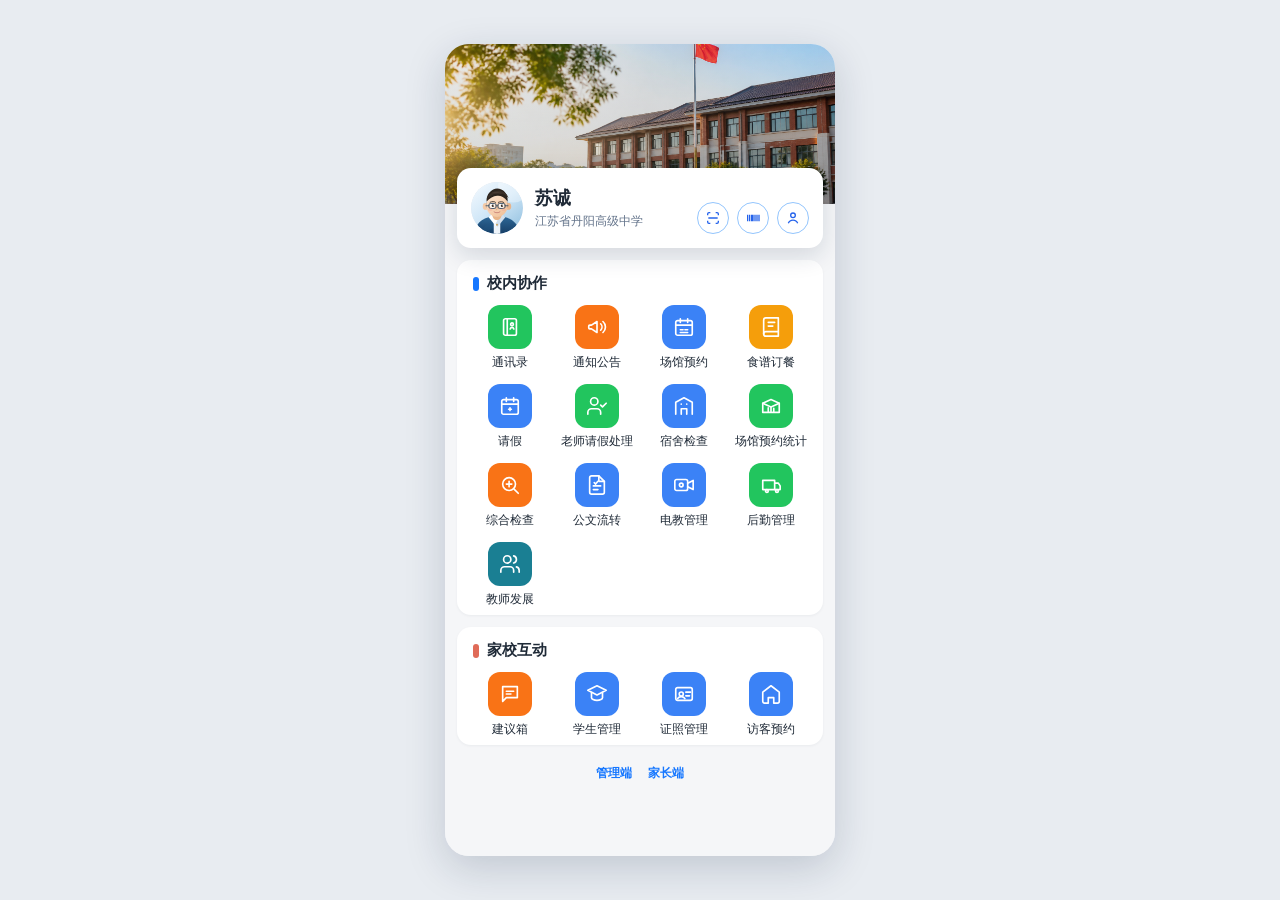
<file: mobile.html>
<!DOCTYPE html>
<html lang="zh-CN">
<head>
  <meta charset="UTF-8">
  <meta name="viewport" content="width=device-width, initial-scale=1.0, maximum-scale=1.0, user-scalable=no, viewport-fit=cover">
  <meta name="theme-color" content="#1a2b44">
  <meta name="format-detection" content="telephone=no">
  <meta http-equiv="Cache-Control" content="no-cache, no-store, must-revalidate">
  <!-- 视觉方向：校景 Banner + 白卡浮层 + 校内协作/家校互动彩色宫格 -->
  <title>丹中智慧校园 · 老师端</title>
  <link rel="icon" href="assets/seal.svg" type="image/svg+xml">
  <link rel="stylesheet" href="css/mobile.css">
</head>
<body>
  <div id="app"></div>
  <script src="js/config.js"></script>
  <script src="js/mobile-home.js"></script>
</body>
</html>
</file>
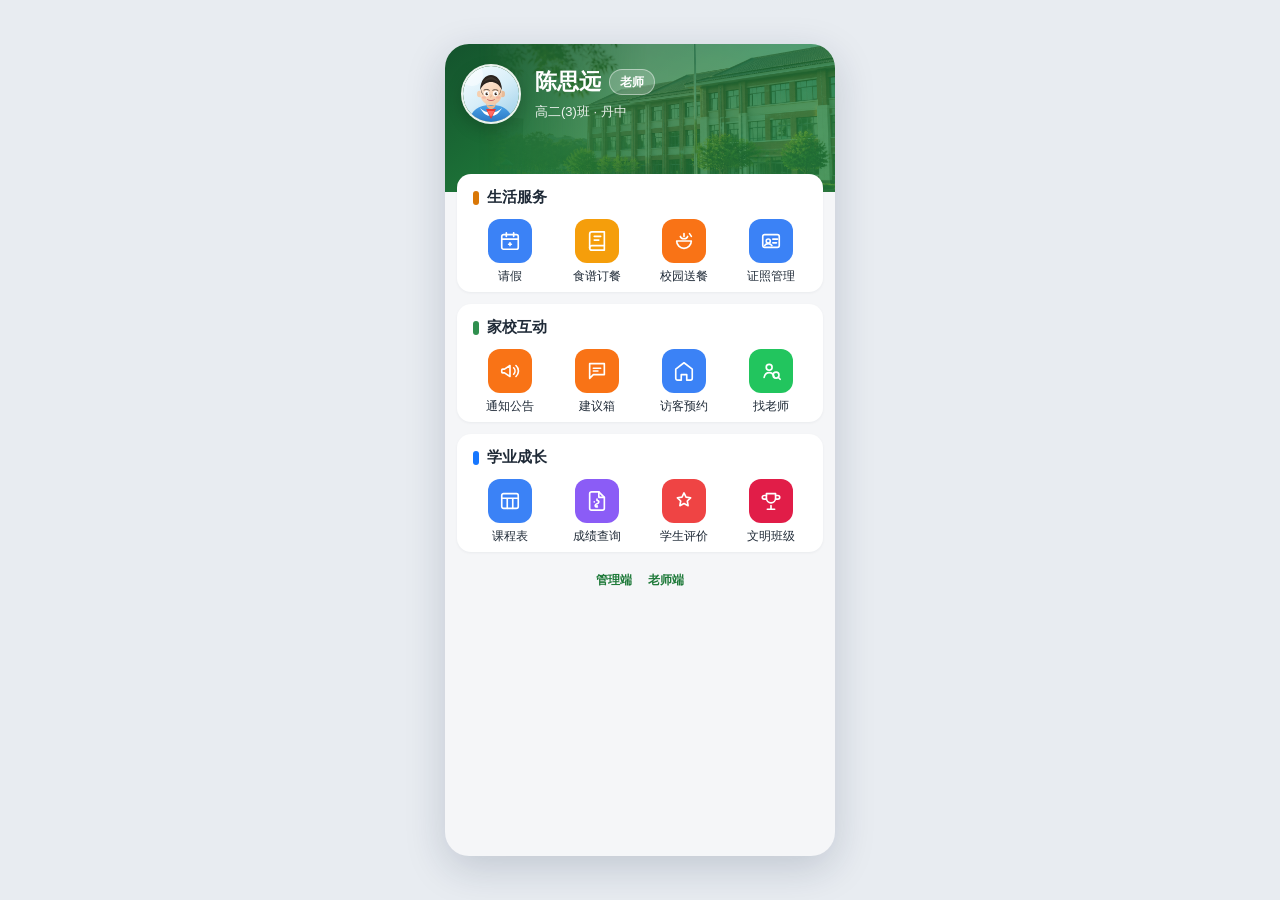
<file: parent-mobile.html>
<!DOCTYPE html>
<html lang="zh-CN">
<head>
  <meta charset="UTF-8">
  <meta name="viewport" content="width=device-width, initial-scale=1.0, maximum-scale=1.0, user-scalable=no, viewport-fit=cover">
  <meta name="theme-color" content="#1f7a3a">
  <meta name="format-detection" content="telephone=no">
  <meta http-equiv="Cache-Control" content="no-cache, no-store, must-revalidate">
  <!-- 视觉方向：校徽绿顶栏 + 白卡分类宫格；与老师端同系、偏家校服务 -->
  <title>丹中智慧校园 · 家长端</title>
  <link rel="icon" href="assets/seal.svg" type="image/svg+xml">
  <link rel="stylesheet" href="css/parent-mobile.css">
</head>
<body>
  <div id="app"></div>
  <script src="js/config.js"></script>
  <script src="js/parent-mobile-home.js"></script>
</body>
</html>
</file>
<file: css/mobile.css>
@import url('./tokens.css');

* { box-sizing: border-box; }
html, body, #app {
  margin: 0;
  height: 100%;
  height: 100dvh;
}
html { -webkit-text-size-adjust: 100%; }
body {
  font-family: var(--dy-font);
  color: var(--dy-text);
  background: #e8ecf1;
  overflow: hidden;
  overscroll-behavior: none;
  -webkit-tap-highlight-color: transparent;
}
a { color: inherit; text-decoration: none; }
button { font: inherit; cursor: pointer; border: none; background: none; }

.dym-stage {
  height: 100%;
  display: flex;
  align-items: center;
  justify-content: center;
  padding: 16px;
}
.dym-phone {
  width: 100%;
  max-width: 390px;
  height: min(812px, 100%);
  background: #f5f6f8;
  border-radius: 24px;
  box-shadow: 0 12px 40px rgba(15, 36, 66, .18);
  overflow: hidden;
  display: flex;
  flex-direction: column;
  position: relative;
}
@media (max-width: 480px) {
  .dym-stage { padding: 0; }
  .dym-phone {
    max-width: none;
    height: 100%;
    border-radius: 0;
    box-shadow: none;
  }
}

.dym-app {
  display: flex;
  flex-direction: column;
  flex: 1;
  min-height: 0;
}

.dym-banner {
  position: relative;
  z-index: 0;
  flex-shrink: 0;
  height: calc(160px + env(safe-area-inset-top, 0px));
  overflow: hidden;
}
.dym-banner-photo {
  position: absolute;
  inset: 0;
  background: center 28% / cover no-repeat url('../assets/campus-banner.png');
  filter: saturate(1.08);
}
.dym-banner-mask {
  position: absolute;
  inset: 0;
  background: linear-gradient(180deg, rgba(18, 32, 51, .08) 0%, rgba(18, 32, 51, .18) 100%);
}

.dym-id-card {
  position: relative;
  z-index: 2;
  flex-shrink: 0;
  margin: -36px 12px 12px;
  background: #fff;
  color: var(--dy-text);
  border-radius: 14px;
  padding: 14px;
  box-shadow: 0 8px 24px rgba(15, 36, 66, .14);
  display: flex;
  align-items: flex-end;
  gap: 12px;
}
.dym-avatar,
.dym-id-meta {
  align-self: center;
}
.dym-avatar {
  width: 52px;
  height: 52px;
  border-radius: 50%;
  object-fit: cover;
  flex-shrink: 0;
  background: #e2e8f0;
}
.dym-id-meta {
  min-width: 0;
  flex: 1;
  display: flex;
  flex-direction: column;
  justify-content: center;
  gap: 4px;
}
.dym-id-meta h1 {
  margin: 0;
  font-size: 18px;
  font-weight: 700;
  line-height: 1.25;
}
.dym-id-meta p {
  margin: 0;
  font-size: 12px;
  line-height: 1.25;
  color: var(--dy-muted);
  overflow: hidden;
  text-overflow: ellipsis;
  white-space: nowrap;
}
.dym-tools {
  display: flex;
  align-items: center;
  flex-shrink: 0;
  gap: 8px;
}
.dym-tool {
  width: 32px;
  height: 32px;
  border-radius: 50%;
  border: 1.5px solid #93c5fd;
  color: #2563eb;
  display: grid;
  place-items: center;
}
.dym-tool svg { width: 16px; height: 16px; }

.dym-body {
  flex: 1;
  min-height: 0;
  overflow: auto;
  padding: 0 12px 24px;
  position: relative;
  z-index: 1;
  background: #f5f6f8;
}
.dym-card {
  background: #fff;
  border-radius: 14px;
  padding: 14px 12px 8px;
  margin-bottom: 12px;
  box-shadow: 0 1px 3px rgba(15, 36, 66, .05);
}
.dym-card-head {
  display: flex;
  align-items: center;
  gap: 8px;
  margin: 0 4px 12px;
}
.dym-card-head h2 {
  margin: 0;
  font-size: 15px;
  font-weight: 700;
}
.dym-card-dot {
  width: 6px;
  height: 14px;
  border-radius: 3px;
  background: var(--c, #1677ff);
}

.dym-palace {
  display: grid;
  grid-template-columns: repeat(4, 1fr);
  gap: 14px 6px;
}
.dym-cell {
  display: flex;
  flex-direction: column;
  align-items: center;
  gap: 6px;
  text-align: center;
}
.dy-ico {
  width: 44px;
  height: 44px;
  border-radius: 12px;
  background: var(--c, #1677ff);
  color: #fff;
  display: grid;
  place-items: center;
  box-shadow: none;
}
.dy-ico svg {
  width: 22px;
  height: 22px;
  display: block;
}
.dym-cell strong {
  font-size: 12px;
  font-weight: 500;
  color: var(--dy-text);
  line-height: 1.25;
}

.dym-footer-links {
  text-align: center;
  padding: 8px 0 16px;
  font-size: 12px;
  color: var(--dy-muted);
}
.dym-footer-links a {
  color: var(--dy-primary);
  margin: 0 6px;
  font-weight: 600;
}
</file>
<file: css/parent-mobile.css>
@import url('./tokens.css');

* { box-sizing: border-box; }
html, body, #app {
  margin: 0;
  height: 100%;
  height: 100dvh;
}
html { -webkit-text-size-adjust: 100%; }
body {
  font-family: var(--dy-font);
  color: var(--dy-text);
  background: #e8ecf1;
  overflow: hidden;
  overscroll-behavior: none;
  -webkit-tap-highlight-color: transparent;
}
a { color: inherit; text-decoration: none; }
button { font: inherit; cursor: pointer; border: none; background: none; }

.dyp-stage {
  height: 100%;
  display: flex;
  align-items: center;
  justify-content: center;
  padding: 16px;
}
.dyp-phone {
  width: 100%;
  max-width: 390px;
  height: min(812px, 100%);
  background: #f5f6f8;
  border-radius: 24px;
  box-shadow: 0 12px 40px rgba(15, 36, 66, .18);
  overflow: hidden;
  display: flex;
  flex-direction: column;
}
@media (max-width: 480px) {
  .dyp-stage { padding: 0; }
  .dyp-phone {
    max-width: none;
    height: 100%;
    border-radius: 0;
    box-shadow: none;
  }
}

.dyp-app {
  display: flex;
  flex-direction: column;
  flex: 1;
  min-height: 0;
}

.dyp-banner {
  position: relative;
  flex-shrink: 0;
  min-height: 148px;
  padding: calc(env(safe-area-inset-top, 0px) + 20px) 16px 40px;
  color: #fff;
  overflow: hidden;
}
.dyp-banner-solid {
  position: absolute;
  inset: 0;
  background: linear-gradient(145deg, #14532d 0%, #1f7a3a 48%, #2f9a4c 100%);
}
.dyp-banner-photo {
  position: absolute;
  inset: 0;
  background: center / cover no-repeat url('../assets/campus-banner.png');
  opacity: .28;
  -webkit-mask-image: linear-gradient(90deg, transparent 8%, #000 52%);
  mask-image: linear-gradient(90deg, transparent 8%, #000 52%);
  pointer-events: none;
}

.dyp-id {
  position: relative;
  z-index: 1;
  display: flex;
  align-items: center;
  gap: 14px;
}
.dyp-avatar {
  width: 60px;
  height: 60px;
  border-radius: 50%;
  object-fit: cover;
  border: 2px solid rgba(255, 255, 255, .9);
  box-shadow: 0 6px 16px rgba(0, 0, 0, .18);
  background: rgba(255, 255, 255, .2);
}
.dyp-id-meta { min-width: 0; flex: 1; }
.dyp-name-row {
  display: flex;
  align-items: center;
  flex-wrap: wrap;
  gap: 8px;
}
.dyp-id-meta h1 {
  margin: 0;
  font-size: 22px;
  font-weight: 700;
}
.dyp-id-meta p {
  margin: 6px 0 0;
  font-size: 13px;
  opacity: .9;
}
.dyp-chip {
  display: inline-flex;
  align-items: center;
  height: 26px;
  padding: 0 10px;
  border-radius: 999px;
  background: rgba(255, 255, 255, .2);
  border: 1px solid rgba(255, 255, 255, .45);
  color: #fff;
  font-size: 12px;
  font-weight: 600;
}

.dyp-body {
  flex: 1;
  min-height: 0;
  overflow: auto;
  padding: 0 12px 24px;
  margin-top: -18px;
  position: relative;
  z-index: 2;
}
.dyp-card {
  background: #fff;
  border-radius: 14px;
  padding: 14px 12px 8px;
  margin-bottom: 12px;
  box-shadow: 0 1px 3px rgba(15, 36, 66, .05);
}
.dyp-card-head {
  display: flex;
  align-items: center;
  gap: 8px;
  margin: 0 4px 12px;
}
.dyp-card-head h2 {
  margin: 0;
  font-size: 15px;
  font-weight: 700;
}
.dyp-card-dot {
  width: 6px;
  height: 14px;
  border-radius: 3px;
  background: var(--c, #2f8f4e);
}

.dyp-palace {
  display: grid;
  grid-template-columns: repeat(4, 1fr);
  gap: 14px 6px;
}
.dyp-cell {
  display: flex;
  flex-direction: column;
  align-items: center;
  gap: 6px;
  text-align: center;
}
.dyp-cell .dy-ico {
  width: 44px;
  height: 44px;
  border-radius: 12px;
  font-size: 15px;
  box-shadow: none;
}
.dyp-cell strong {
  font-size: 12px;
  font-weight: 500;
  line-height: 1.25;
}

.dyp-footer-links {
  text-align: center;
  padding: 8px 0 16px;
  font-size: 12px;
  color: var(--dy-muted);
}
.dyp-footer-links a {
  color: var(--dy-green);
  margin: 0 6px;
  font-weight: 600;
}

.dy-ico {
  width: 44px;
  height: 44px;
  border-radius: 12px;
  background: var(--c, #1677ff);
  color: #fff;
  display: grid;
  place-items: center;
}
.dy-ico svg {
  width: 22px;
  height: 22px;
  display: block;
}
</file>
